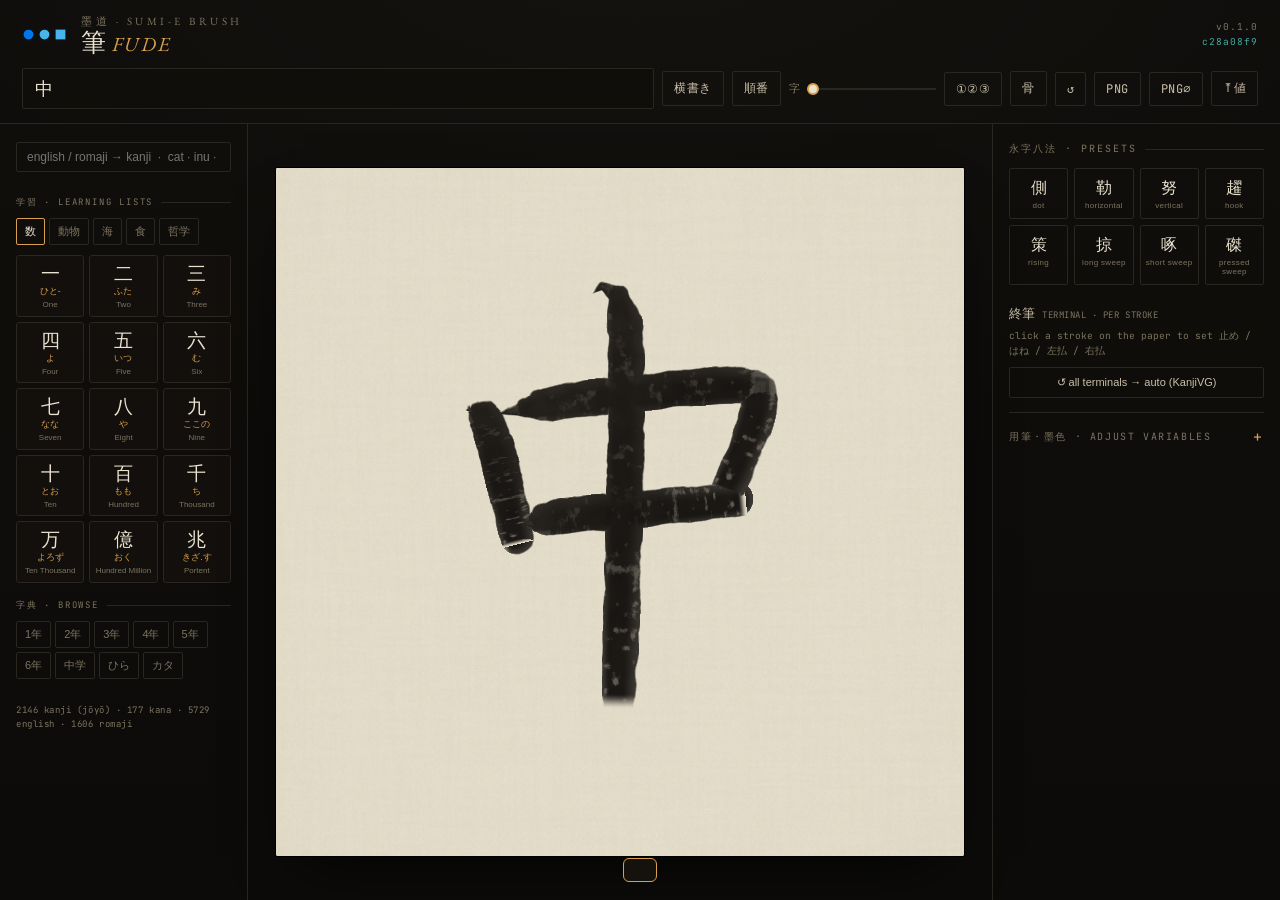
<file: index.html>
<!doctype html>
<html lang="en">
<head>
<meta charset="utf-8">
<meta name="viewport" content="width=device-width, initial-scale=1">
<title>筆 · FUDE — sumi-e brush calligraphy</title>
<link rel="preconnect" href="https://fonts.googleapis.com">
<link rel="preconnect" href="https://fonts.gstatic.com" crossorigin>
<link href="https://fonts.googleapis.com/css2?family=EB+Garamond:ital@0;1&family=JetBrains+Mono:wght@300;400;500&display=swap" rel="stylesheet">
<link rel="stylesheet" href="css/style.css?v=c28a08f9">
  <meta http-equiv="Cache-Control" content="no-cache, no-store, must-revalidate">
  <meta http-equiv="Pragma" content="no-cache">
  <meta http-equiv="Expires" content="0">
  <meta name="cb" content="c28a08f9">
  <link rel="icon" type="image/svg+xml" href="cb-shapes/47.svg?v=c28a08f9">
  <!-- PWA / installable -->
  <link rel="manifest" href="manifest.json?v=c28a08f9">
  <meta name="theme-color" content="#0c0b0a">
  <link rel="apple-touch-icon" href="icons/apple-touch-icon.png?v=c28a08f9">
  <meta name="apple-mobile-web-app-capable" content="yes">
  <meta name="mobile-web-app-capable" content="yes">
  <meta name="apple-mobile-web-app-status-bar-style" content="black-translucent">
  <meta name="apple-mobile-web-app-title" content="筆 FUDE">
</head>
<body>
<div id="app">
  <header>
    <div class="brand">
      <!-- version badge: 3 cache-bust shapes + token, top-left next to the name -->
      <div class="cbbadge" title="build / cache-bust token — click token to copy">
        <span id="cbShapes" class="cb-shapes"></span>
      </div>
      <div class="brandtext">
        <div class="kicker">墨道 · sumi-e brush</div>
        <h1>筆 <em>FUDE</em></h1>
      </div>
      <div class="buildstamp">
        <span id="cbVersion">v0.1.0</span>
        <span id="cbToken" class="tok">dev</span>
      </div>
    </div>
    <div class="toolbar">
      <input id="text" type="text" placeholder="kanji / kana / sentence…" autocomplete="off" spellcheck="false">
      <button id="btnMode" title="writing direction">横書き</button>
      <button id="btnAnim" title="animation order">順番</button>
      <label class="sizectl" title="glyph size 字"><span>字</span><input id="size" type="range" min="80" max="520" step="2" value="0"></label>
      <button id="tglNumbers" class="toggle-btn" title="stroke-order numbers">①②③</button>
      <button id="tglSkel" class="toggle-btn" title="median skeleton">骨</button>
      <button id="btnReplay" title="redraw">↺</button>
      <button id="btnExport" title="export PNG — embeds the settings in the file">PNG</button>
      <button id="btnExportT" title="export PNG (transparent) — embeds the settings">PNG⌀</button>
      <button id="btnImport" title="import settings from a fude-made PNG">⤒値</button>
      <input id="fileImport" type="file" accept="image/png" hidden>
    </div>
  </header>

  <main class="show-browse">
    <div class="stage" id="stage">
      <div class="scroll">
        <canvas id="gl"></canvas>
        <canvas id="overlay" class="overlay"></canvas>
        <div id="fallbacks" class="fallbacks"></div>
      </div>
    </div>
    <nav class="mobile-tabs">
      <button data-panel="browse" class="on">学習 · browse</button>
      <button data-panel="brush">筆 · brush</button>
    </nav>
    <aside class="rail rail-left"><section id="browser"></section></aside>
    <aside class="rail rail-right"><div id="controls"></div></aside>
  </main>
</div>
<div id="pwaToast" class="pwa-toast" hidden></div>
<script type="module" src="js/main.js?v=c28a08f9"></script>
</body>
</html>
</file>
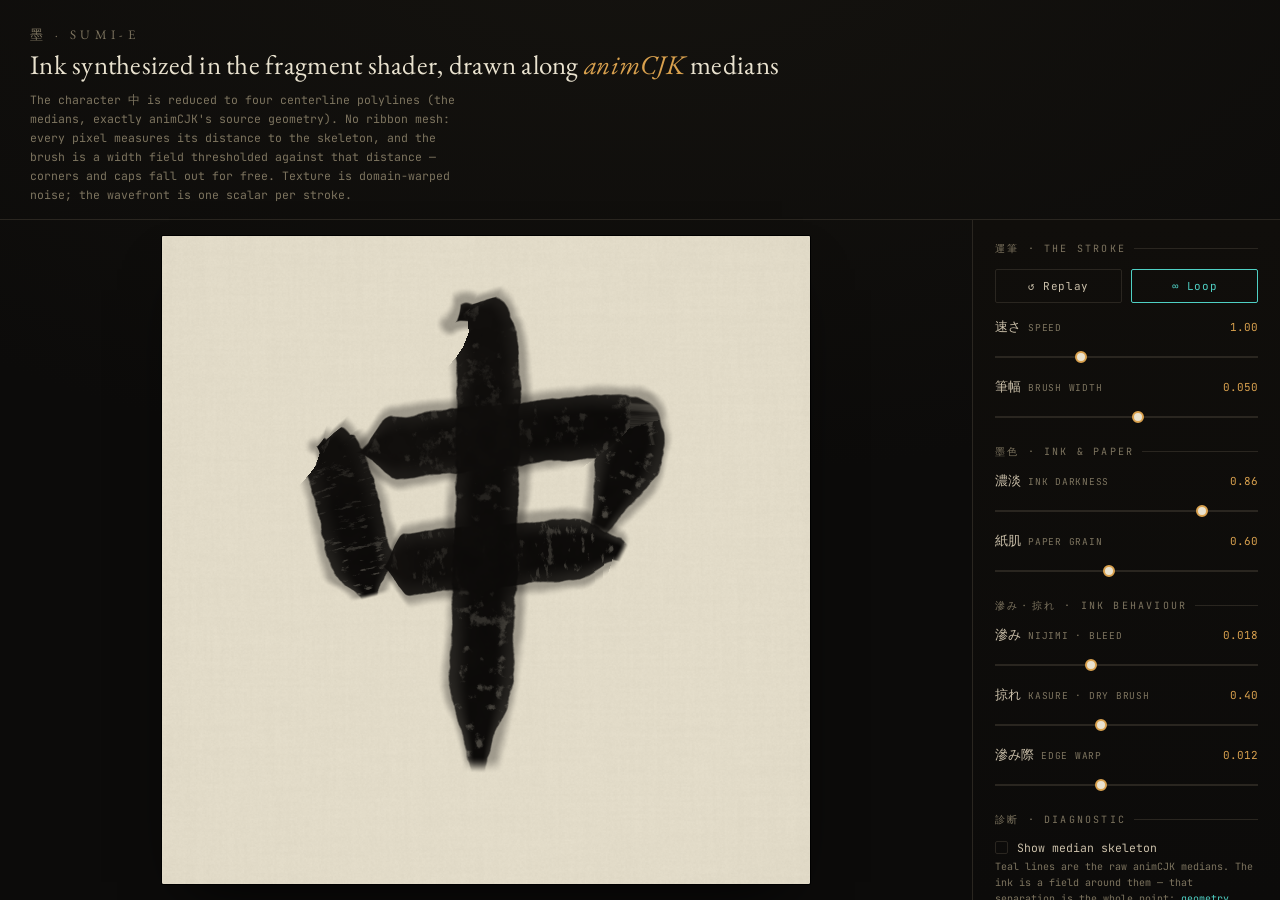
<file: sumi-brush-poc.html>
<!doctype html>
<html lang="en">
<head>
<meta charset="utf-8">
<meta name="viewport" content="width=device-width, initial-scale=1">
<title>墨 · sumi-e brush — animCJK medians, ink in-shader</title>
<link rel="preconnect" href="https://fonts.googleapis.com">
<link rel="preconnect" href="https://fonts.gstatic.com" crossorigin>
<link href="https://fonts.googleapis.com/css2?family=EB+Garamond:ital@0;1&family=JetBrains+Mono:wght@300;400;500&display=swap" rel="stylesheet">
<style>
  :root{
    --bg:#0c0b0a;          /* lacquer cabinet */
    --bg2:#15130f;
    --line:#2a2620;
    --amber:#d9a14e;
    --teal:#4fd0c4;
    --txt:#cabfa9;
    --txt-dim:#7d745f;
    --washi:#e9e2cf;
  }
  *{box-sizing:border-box;margin:0;padding:0}
  html,body{height:100%}
  body{
    background:radial-gradient(120% 90% at 50% -10%, var(--bg2), var(--bg) 70%);
    color:var(--txt);
    font-family:"JetBrains Mono",monospace;
    -webkit-font-smoothing:antialiased;
    display:flex;flex-direction:column;
    min-height:100%;
  }
  header{
    padding:26px 30px 14px;
    border-bottom:1px solid var(--line);
  }
  header .glyph{
    font-family:"EB Garamond",serif;
    font-size:13px;letter-spacing:.34em;text-transform:uppercase;
    color:var(--txt-dim);
  }
  header h1{
    font-family:"EB Garamond",serif;
    font-weight:400;font-size:27px;letter-spacing:.01em;
    color:var(--washi);margin-top:3px;
  }
  header h1 em{color:var(--amber);font-style:italic}
  header p{
    font-size:11.5px;color:var(--txt-dim);margin-top:9px;max-width:62ch;line-height:1.65;
  }
  main{
    flex:1;display:flex;gap:0;align-items:stretch;
    min-height:0;
  }
  .stage{
    flex:1;display:flex;align-items:center;justify-content:center;
    padding:30px;min-width:0;
  }
  .scroll{
    position:relative;
    width:min(72vh,100%);aspect-ratio:1/1;
    background:var(--washi);
    box-shadow:0 1px 0 #fffaf0 inset, 0 26px 60px -28px #000, 0 0 0 1px #000;
    border-radius:2px;
  }
  .scroll canvas{display:block;width:100%;height:100%;border-radius:2px}
  aside{
    width:308px;flex-shrink:0;
    border-left:1px solid var(--line);
    background:linear-gradient(180deg,#100e0b,#0c0b0a);
    padding:22px 22px 26px;
    overflow-y:auto;
  }
  .group{margin-bottom:22px}
  .group > .gh{
    font-size:10px;letter-spacing:.22em;text-transform:uppercase;
    color:var(--txt-dim);margin-bottom:13px;
    display:flex;align-items:center;gap:8px;
  }
  .group > .gh::after{content:"";flex:1;height:1px;background:var(--line)}
  .ctl{margin-bottom:15px}
  .ctl label{
    display:flex;justify-content:space-between;align-items:baseline;
    font-size:11px;margin-bottom:6px;
  }
  .ctl label .ja{color:var(--txt);font-size:12.5px}
  .ctl label .en{color:var(--txt-dim);font-size:9.5px;letter-spacing:.08em;text-transform:uppercase}
  .ctl label .val{color:var(--amber);font-variant-numeric:tabular-nums;font-size:11px}
  input[type=range]{
    -webkit-appearance:none;appearance:none;width:100%;height:2px;
    background:var(--line);outline:none;cursor:pointer;
  }
  input[type=range]::-webkit-slider-thumb{
    -webkit-appearance:none;width:12px;height:12px;border-radius:50%;
    background:var(--washi);border:2px solid var(--amber);cursor:pointer;
    margin-top:0;transition:transform .1s;
  }
  input[type=range]::-webkit-slider-thumb:hover{transform:scale(1.18)}
  input[type=range]::-moz-range-thumb{width:12px;height:12px;border-radius:50%;
    background:var(--washi);border:2px solid var(--amber);cursor:pointer}
  .row{display:flex;gap:9px}
  button{
    font-family:"JetBrains Mono",monospace;font-size:11px;letter-spacing:.06em;
    background:transparent;color:var(--txt);border:1px solid var(--line);
    padding:9px 12px;border-radius:2px;cursor:pointer;flex:1;
    transition:border-color .15s,color .15s;
  }
  button:hover{border-color:var(--amber);color:var(--washi)}
  button.on{border-color:var(--teal);color:var(--teal)}
  .toggle{display:flex;align-items:center;gap:9px;font-size:11.5px;cursor:pointer;color:var(--txt);user-select:none}
  .toggle .box{width:13px;height:13px;border:1px solid var(--line);border-radius:2px;display:grid;place-items:center;transition:.15s}
  .toggle.on .box{border-color:var(--teal);background:var(--teal)}
  .toggle.on .box::after{content:"";width:5px;height:5px;background:#0c0b0a}
  .note{font-size:10px;color:var(--txt-dim);line-height:1.6;margin-top:4px}
  .note b{color:var(--teal);font-weight:400}
  @media (max-width:760px){
    main{flex-direction:column}
    aside{width:auto;border-left:none;border-top:1px solid var(--line)}
    .stage{padding:18px}
    .scroll{width:min(86vw,86vh)}
  }
</style>
</head>
<body>
<header>
  <div class="glyph">墨 · sumi-e</div>
  <h1>Ink synthesized in the fragment shader, drawn along <em>animCJK</em> medians</h1>
  <p>The character 中 is reduced to four centerline polylines (the medians, exactly animCJK's source geometry). No ribbon mesh: every pixel measures its distance to the skeleton, and the brush is a width field thresholded against that distance — corners and caps fall out for free. Texture is domain-warped noise; the wavefront is one scalar per stroke.</p>
</header>
<main>
  <div class="stage">
    <div class="scroll"><canvas id="gl"></canvas></div>
  </div>
  <aside>
    <div class="group">
      <div class="gh">運筆 · the stroke</div>
      <div class="row" style="margin-bottom:15px">
        <button id="replay">↺ Replay</button>
        <button id="loop" class="on">∞ Loop</button>
      </div>
      <div class="ctl"><label><span><span class="ja">速さ</span> <span class="en">speed</span></span><span class="val" id="vSpeed"></span></label><input type="range" id="speed" min="0.3" max="2.5" step="0.01"></div>
      <div class="ctl"><label><span><span class="ja">筆幅</span> <span class="en">brush width</span></span><span class="val" id="vWidth"></span></label><input type="range" id="width" min="0.02" max="0.075" step="0.0005"></div>
    </div>
    <div class="group">
      <div class="gh">墨色 · ink &amp; paper</div>
      <div class="ctl"><label><span><span class="ja">濃淡</span> <span class="en">ink darkness</span></span><span class="val" id="vDark"></span></label><input type="range" id="dark" min="0.3" max="1" step="0.005"></div>
      <div class="ctl"><label><span><span class="ja">紙肌</span> <span class="en">paper grain</span></span><span class="val" id="vGrain"></span></label><input type="range" id="grain" min="0" max="1.4" step="0.01"></div>
    </div>
    <div class="group">
      <div class="gh">滲み・掠れ · ink behaviour</div>
      <div class="ctl"><label><span><span class="ja">滲み</span> <span class="en">nijimi · bleed</span></span><span class="val" id="vBleed"></span></label><input type="range" id="bleed" min="0" max="0.05" step="0.0005"></div>
      <div class="ctl"><label><span><span class="ja">掠れ</span> <span class="en">kasure · dry brush</span></span><span class="val" id="vKasure"></span></label><input type="range" id="kasure" min="0" max="1" step="0.01"></div>
      <div class="ctl"><label><span><span class="ja">滲み際</span> <span class="en">edge warp</span></span><span class="val" id="vWarp"></span></label><input type="range" id="warp" min="0" max="0.03" step="0.0002"></div>
    </div>
    <div class="group">
      <div class="gh">診断 · diagnostic</div>
      <div class="toggle" id="skel"><span class="box"></span><span>Show median skeleton</span></div>
      <p class="note">Teal lines are the raw animCJK medians. The ink is a field around them — that separation is the whole point: <b>geometry stays data, ink stays expressive.</b></p>
    </div>
  </aside>
</main>

<script type="module">
// ---- animCJK medians for 中 (svgsJa/20013.svg), viewBox 0..1024, in stroke order ----
const RAW = [
  [[190,298],[232,337],[295,584]],                 // 1 · left vertical
  [[262,311],[738,260],[784,305],[716,468]],       // 2 · top + right turn
  [[314,526],[699,491],[773,502]],                 // 3 · bottom close
  [[445,72],[515,120],[497,914]]                   // 4 · the spear
];
const NS = 24;                 // samples per stroke
const SC = 0.84;               // fit margin

// ---- Catmull-Rom resample to equal arc-length, carry normalized t ----
const cr=(p0,p1,p2,p3,t)=>{const t2=t*t,t3=t2*t;const f=(a,b,c,d)=>0.5*(2*b+(-a+c)*t+(2*a-5*b+4*c-d)*t2+(-a+3*b-3*c+d)*t3);return [f(p0[0],p1[0],p2[0],p3[0]),f(p0[1],p1[1],p2[1],p3[1])];};
const dist=(a,b)=>Math.hypot(a[0]-b[0],a[1]-b[1]);

function resample(raw){
  const pts = raw.map(([x,y])=>[(x/1024-0.5)*SC+0.5,(y/1024-0.5)*SC+0.5]);
  const P=[pts[0],...pts,pts[pts.length-1]];
  const dense=[]; const STEPS=48;
  for(let i=0;i<pts.length-1;i++){
    for(let j=0;j<STEPS;j++) dense.push(cr(P[i],P[i+1],P[i+2],P[i+3],j/STEPS));
  }
  dense.push(pts[pts.length-1]);
  const cum=[0];
  for(let i=1;i<dense.length;i++) cum.push(cum[i-1]+dist(dense[i-1],dense[i]));
  const total=cum[cum.length-1];
  const out=[];
  for(let k=0;k<NS;k++){
    const target=(k/(NS-1))*total;
    let i=1; while(i<cum.length-1 && cum[i]<target) i++;
    const seg=Math.max(cum[i]-cum[i-1],1e-9);
    const f=(target-cum[i-1])/seg;
    out.push([
      dense[i-1][0]+(dense[i][0]-dense[i-1][0])*f,
      dense[i-1][1]+(dense[i][1]-dense[i-1][1])*f,
      total<1e-9?0:target/total
    ]);
  }
  return {samples:out,length:total};
}

const strokes = RAW.map(resample);
const flatPts = new Float32Array(strokes.length*NS*3);
strokes.forEach((s,si)=>s.samples.forEach((p,k)=>{
  const o=(si*NS+k)*3; flatPts[o]=p[0]; flatPts[o+1]=p[1]; flatPts[o+2]=p[2];
}));

// stroke timing weighted by arc length, with a small lift between strokes
const lift=0.10;
const lens=strokes.map(s=>s.length);
const sumL=lens.reduce((a,b)=>a+b,0);
const durs=lens.map(l=>0.25+0.75*(l/sumL));         // base + length-weighted
const dSum=durs.reduce((a,b)=>a+b,0);
const starts=[]; let acc=0;
durs.forEach((d,i)=>{starts.push(acc); acc+=d+lift;});
const TOTAL=acc+0.4;                                 // + hold

// ---- GL ----
const cv=document.getElementById('gl');
const gl=cv.getContext('webgl2',{antialias:true,alpha:false});
if(!gl){document.querySelector('.scroll').innerHTML='<div style="padding:40px;font:13px monospace;color:#555">WebGL2 unavailable in this browser.</div>';}

const VERT=`#version 300 es
void main(){ vec2 p=vec2((gl_VertexID==2)?3.:-1., (gl_VertexID==1)?3.:-1.); gl_Position=vec4(p,0,1); }`;

const FRAG=`#version 300 es
precision highp float;
out vec4 frag;
uniform vec2 uRes;
uniform vec3 uPts[${strokes.length*NS}];
uniform float uProg[${strokes.length}];
uniform float uWidth,uBleed,uKasure,uWarp,uDark,uGrain,uShowSkel,uTime;
const int NS=${NS};
const int NSTROKE=${strokes.length};

float hash(vec2 p){p=fract(p*vec2(123.34,456.21));p+=dot(p,p+45.32);return fract(p.x*p.y);}
float vnoise(vec2 p){vec2 i=floor(p),f=fract(p);float a=hash(i),b=hash(i+vec2(1,0)),c=hash(i+vec2(0,1)),d=hash(i+vec2(1,1));vec2 u=f*f*(3.-2.*f);return mix(mix(a,b,u.x),mix(c,d,u.x),u.y);}
float fbm(vec2 p){float s=0.,a=.5;mat2 m=mat2(1.6,1.2,-1.2,1.6);for(int i=0;i<5;i++){s+=a*vnoise(p);p=m*p;a*=.5;}return s;}

void closest(vec2 p,int s,out float dmin,out float tmin,out float across){
  dmin=1e9;tmin=0.;across=0.;
  for(int k=0;k<NS-1;k++){
    int i=s*NS+k;
    vec3 A=uPts[i],B=uPts[i+1];
    vec2 pa=p-A.xy, ba=B.xy-A.xy;
    float h=clamp(dot(pa,ba)/max(dot(ba,ba),1e-8),0.,1.);
    vec2 cp=A.xy+ba*h;
    float dd=length(p-cp);
    if(dd<dmin){dmin=dd;tmin=mix(A.z,B.z,h);across=(pa.x*ba.y-pa.y*ba.x)/max(length(ba),1e-6);}
  }
}
float widthProfile(float t){
  float entry=smoothstep(0.0,0.11,t);
  float exit=1.0-0.72*smoothstep(0.80,1.0,t);
  return entry*exit;
}
void main(){
  vec2 uv=gl_FragCoord.xy/uRes;
  vec2 p=vec2(uv.x,1.0-uv.y);            // image space, y-down (matches SVG)

  // washi paper
  float fiber=fbm(p*vec2(210.,11.))*.5+fbm(p*vec2(11.,210.))*.5;
  float grain=fbm(p*430.);
  vec3 col=vec3(0.913,0.886,0.812);
  col-=(grain*0.05+fiber*0.045)*uGrain;
  col-=0.018*smoothstep(0.4,1.15,length(uv-0.5)); // faint vignette into paper

  vec3 inkBase=mix(vec3(0.26,0.23,0.205),vec3(0.035,0.03,0.025),uDark);
  float gMin=1e9;

  for(int s=0;s<NSTROKE;s++){
    float d,t,across; closest(p,s,d,t,across);
    gMin=min(gMin,d);
    float prog=uProg[s];
    if(prog<=0.0) continue;

    float reveal=smoothstep(prog,prog-0.035,t);
    if(reveal<=0.0) continue;

    float w=uWidth*widthProfile(t);

    // nijimi (bleed): wide soft halo, heavy warp, composited UNDER the core
    if(uBleed>0.0001){
      float bw=(fbm(p*8.5+vec2(float(s)*4.1,uTime*0.04))-0.5);
      float bd=d+bw*uWarp*2.2;
      float bleed=smoothstep(w+uBleed,w,bd)*reveal;
      col=mix(col,inkBase,clamp(bleed,0.,1.)*0.32);
    }

    // organic edge warp on the core
    float warp=(fbm(p*23.+vec2(float(s)*7.3,t*6.))-0.5);
    float dw=d+warp*uWarp;
    float cov=smoothstep(w,w-0.004,dw)*reveal;

    // kasure (dry brush): streaks along stroke, drier toward the sweep-out
    float dry=uKasure*(0.4+0.6*smoothstep(0.45,1.0,t));
    float kn=fbm(vec2(t*52.,across*68.));
    float edgeBias=smoothstep(0.35,1.0,d/max(w,1e-4));
    float holes=smoothstep(0.55,0.78,kn)*dry + edgeBias*dry*0.55;
    cov*=clamp(1.0-holes,0.,1.);

    // density: darker at entry, mottled
    float dens=mix(1.0,0.74,smoothstep(0.0,0.6,t));
    dens*=0.84+0.32*fbm(p*38.+float(s)*3.);

    col=mix(col,inkBase*dens,clamp(cov,0.,1.));
  }

  if(uShowSkel>0.5){
    float sk=smoothstep(0.0035,0.0018,gMin);
    col=mix(col,vec3(0.31,0.84,0.79),sk*0.92);
  }
  frag=vec4(col,1.0);
}`;

function sh(type,src){const s=gl.createShader(type);gl.shaderSource(s,src);gl.compileShader(s);if(!gl.getShaderParameter(s,gl.COMPILE_STATUS))console.error(gl.getShaderInfoLog(s));return s;}
const prog=gl.createProgram();
gl.attachShader(prog,sh(gl.VERTEX_SHADER,VERT));
gl.attachShader(prog,sh(gl.FRAGMENT_SHADER,FRAG));
gl.linkProgram(prog);
if(!gl.getProgramParameter(prog,gl.LINK_STATUS))console.error(gl.getProgramInfoLog(prog));
gl.useProgram(prog);
const vao=gl.createVertexArray();gl.bindVertexArray(vao);

const U={};
['uRes','uProg','uWidth','uBleed','uKasure','uWarp','uDark','uGrain','uShowSkel','uTime']
  .forEach(n=>U[n]=gl.getUniformLocation(prog,n));
U.uPts=gl.getUniformLocation(prog,'uPts[0]');
gl.uniform3fv(U.uPts,flatPts);

// ---- params + controls ----
const P={speed:1.0,width:0.05,dark:0.86,grain:0.6,bleed:0.018,kasure:0.4,warp:0.012,skel:false,loop:true};
const fmt=(v,d=2)=>v.toFixed(d);
function bind(id,key,decimals){
  const el=document.getElementById(id), out=document.getElementById('v'+id[0].toUpperCase()+id.slice(1));
  el.value=P[key];
  const set=()=>{P[key]=parseFloat(el.value); out.textContent=fmt(P[key],decimals);};
  el.addEventListener('input',set); set();
}
bind('speed','speed',2);bind('width','width',3);bind('dark','dark',2);bind('grain','grain',2);
bind('bleed','bleed',3);bind('kasure','kasure',2);bind('warp','warp',3);

let t0=performance.now();
const replay=()=>{t0=performance.now();};
document.getElementById('replay').addEventListener('click',replay);
const loopBtn=document.getElementById('loop');
loopBtn.addEventListener('click',()=>{P.loop=!P.loop;loopBtn.classList.toggle('on',P.loop);if(P.loop)replay();});
const skelEl=document.getElementById('skel');
skelEl.addEventListener('click',()=>{P.skel=!P.skel;skelEl.classList.toggle('on',P.skel);});

// ---- resize (square, DPR-aware) ----
function resize(){
  const r=cv.getBoundingClientRect();
  const dpr=Math.min(devicePixelRatio||1,2);
  const s=Math.max(1,Math.round(r.width*dpr));
  if(cv.width!==s){cv.width=s;cv.height=s;}
  gl.viewport(0,0,cv.width,cv.height);
}
new ResizeObserver(resize).observe(cv); resize();

// ---- loop ----
const progArr=new Float32Array(strokes.length);
function frame(now){
  let e=(now-t0)/1000*P.speed;
  if(P.loop && e>TOTAL) {t0=now; e=0;}
  for(let i=0;i<strokes.length;i++){
    progArr[i]=Math.max(0,Math.min(1,(e-starts[i])/durs[i]));
  }
  gl.uniform2f(U.uRes,cv.width,cv.height);
  gl.uniform1fv(U.uProg,progArr);
  gl.uniform1f(U.uWidth,P.width);
  gl.uniform1f(U.uBleed,P.bleed);
  gl.uniform1f(U.uKasure,P.kasure);
  gl.uniform1f(U.uWarp,P.warp);
  gl.uniform1f(U.uDark,P.dark);
  gl.uniform1f(U.uGrain,P.grain);
  gl.uniform1f(U.uShowSkel,P.skel?1:0);
  gl.uniform1f(U.uTime,(now-t0)/1000);
  gl.drawArrays(gl.TRIANGLES,0,3);
  requestAnimationFrame(frame);
}
requestAnimationFrame(frame);
</script>
</body>
</html>
</file>
<file: css/style.css>
:root{
  --bg:#0c0b0a; --bg2:#15130f; --line:#2a2620;
  --amber:#d9a14e; --teal:#4fd0c4; --txt:#cabfa9; --txt-dim:#7d745f; --washi:#e9e2cf;
}
*{box-sizing:border-box;margin:0;padding:0}
html,body{height:100%}
body{
  background:radial-gradient(120% 90% at 50% -10%, var(--bg2), var(--bg) 70%);
  color:var(--txt); font-family:"JetBrains Mono",monospace;
  -webkit-font-smoothing:antialiased; min-height:100%;
}
#app{display:flex;flex-direction:column;min-height:100vh}

/* ---- header ---- */
header{border-bottom:1px solid var(--line);padding:14px 22px 0}
.brand{display:flex;align-items:center;gap:14px}
.cbbadge{display:flex;align-items:center}
.cb-shapes{display:inline-flex;gap:3px;align-items:center}
.cb-shapes img{display:block;opacity:.92;border-radius:2px;background:#0f0d0b}
.brandtext .kicker{font-family:"EB Garamond",serif;font-size:11px;letter-spacing:.32em;text-transform:uppercase;color:var(--txt-dim)}
.brandtext h1{font-family:"EB Garamond",serif;font-weight:400;font-size:25px;letter-spacing:.02em;color:var(--washi);line-height:1.05}
.brandtext h1 em{color:var(--amber);font-style:italic;font-size:20px;letter-spacing:.12em}
.buildstamp{margin-left:auto;text-align:right;font-size:9.5px;letter-spacing:.1em;color:var(--txt-dim);line-height:1.5}
.buildstamp .tok{display:block;color:var(--teal);opacity:.8;cursor:pointer}

/* ---- toolbar ---- */
.toolbar{display:flex;gap:8px;align-items:center;padding:13px 0 14px;flex-wrap:wrap}
.toolbar input#text{
  flex:1;min-width:200px;background:#100e0b;border:1px solid var(--line);color:var(--washi);
  font-family:"EB Garamond",serif;font-size:18px;padding:8px 12px;border-radius:2px;outline:none;
}
.toolbar input#text:focus{border-color:var(--amber)}
.toolbar button{
  font-family:"JetBrains Mono",monospace;font-size:12px;letter-spacing:.04em;
  background:transparent;color:var(--txt);border:1px solid var(--line);
  padding:8px 11px;border-radius:2px;cursor:pointer;transition:border-color .15s,color .15s;white-space:nowrap;
}
.toolbar button:hover{border-color:var(--amber);color:var(--washi)}
.toolbar button.on{border-color:var(--teal);color:var(--teal)}
.sizectl{display:flex;align-items:center;gap:7px;font-size:11px;color:var(--txt-dim)}
.sizectl input{width:84px}

/* ---- main 3-column ---- */
main{flex:1;display:flex;min-height:0}
.rail{width:248px;flex-shrink:0;background:linear-gradient(180deg,#100e0b,#0c0b0a);overflow-y:auto;padding:18px 16px 26px}
.rail-left{border-right:1px solid var(--line);order:1}   /* DOM is stage-first (mobile); reorder for desktop */
.rail-right{border-left:1px solid var(--line);width:288px;order:3}
.stage{flex:1;display:flex;align-items:center;justify-content:center;padding:28px;min-width:0;order:2}
.mobile-tabs{display:none}
.scroll{position:relative;width:min(78vh,100%);aspect-ratio:1/1;background:var(--washi);
  box-shadow:0 1px 0 #fffaf0 inset,0 26px 60px -28px #000,0 0 0 1px #000;border-radius:2px}
.scroll canvas{position:absolute;inset:0;display:block;width:100%;height:100%;border-radius:2px}
.overlay{pointer-events:none}
.fallbacks{position:absolute;inset:0;pointer-events:none}
.fallback-glyph{position:absolute;display:grid;place-items:center;color:#9a8f78;opacity:.5;
  font-family:"EB Garamond",serif;border:1px dashed rgba(120,110,90,.4);border-radius:3px}
.glfail{padding:40px;font:13px monospace;color:#7d745f;text-align:center}

/* ---- range inputs ---- */
input[type=range]{-webkit-appearance:none;appearance:none;width:100%;height:2px;background:var(--line);outline:none;cursor:pointer}
input[type=range]::-webkit-slider-thumb{-webkit-appearance:none;width:12px;height:12px;border-radius:50%;background:var(--washi);border:2px solid var(--amber);cursor:pointer;transition:transform .1s}
input[type=range]::-webkit-slider-thumb:hover{transform:scale(1.18)}
input[type=range]::-moz-range-thumb{width:12px;height:12px;border-radius:50%;background:var(--washi);border:2px solid var(--amber);cursor:pointer}

/* ---- controls panel ---- */
.group{margin-bottom:20px}
.group>.gh{font-size:10px;letter-spacing:.2em;text-transform:uppercase;color:var(--txt-dim);margin-bottom:12px;display:flex;align-items:center;gap:8px}
.group>.gh::after{content:"";flex:1;height:1px;background:var(--line)}
.ctl{margin-bottom:14px}
.ctl label{display:flex;justify-content:space-between;align-items:baseline;font-size:11px;margin-bottom:6px}
.ctl label .ja{color:var(--txt);font-size:12.5px}
.ctl label .en{color:var(--txt-dim);font-size:9px;letter-spacing:.06em;text-transform:uppercase}
.ctl label .val{color:var(--amber);font-variant-numeric:tabular-nums;font-size:11px}
.row{display:flex;gap:8px}
.row button{flex:1;font-size:12px;background:transparent;color:var(--txt);border:1px solid var(--line);padding:8px;border-radius:2px;cursor:pointer}
.row button.on{border-color:var(--teal);color:var(--teal)}
.presets{display:grid;grid-template-columns:repeat(4,1fr);gap:6px}
.preset{display:flex;flex-direction:column;align-items:center;gap:2px;padding:8px 4px;background:transparent;border:1px solid var(--line);border-radius:2px;cursor:pointer;color:var(--txt)}
.preset:hover{border-color:var(--amber)}
.preset .pja{font-size:16px;font-family:"EB Garamond",serif;color:var(--washi)}
.preset .pen{font-size:8px;color:var(--txt-dim);letter-spacing:.04em}

/* ---- browser (grades + english) ---- */
.engsearch input{width:100%;background:#100e0b;border:1px solid var(--line);color:var(--washi);font-size:12px;padding:7px 10px;border-radius:2px;outline:none;margin-bottom:8px}
.engsearch input:focus{border-color:var(--amber)}
.chips{display:flex;flex-wrap:wrap;gap:5px;margin-bottom:14px;min-height:0}
.chip{display:flex;align-items:center;gap:5px;background:#120f0c;border:1px solid var(--line);border-radius:14px;padding:3px 9px;cursor:pointer;color:var(--txt)}
.chip:hover{border-color:var(--teal)}
.chip .cch{font-size:15px;font-family:"EB Garamond",serif;color:var(--washi)}
.chip .cmeta{font-size:8px;color:var(--txt-dim)}
.tabs{display:flex;flex-wrap:wrap;gap:4px;margin-bottom:10px}
.tab{font-size:11px;background:transparent;border:1px solid var(--line);color:var(--txt-dim);padding:5px 8px;border-radius:2px;cursor:pointer}
.tab.on{border-color:var(--amber);color:var(--washi)}
.glyphgrid{display:grid;grid-template-columns:repeat(6,1fr);gap:4px}
.gcell{aspect-ratio:1/1;display:grid;place-items:center;background:#120f0c;border:1px solid var(--line);border-radius:2px;cursor:pointer;color:var(--washi)}
.gcell:hover{border-color:var(--teal);background:#171310}
.gcell .gch{font-size:18px;font-family:"EB Garamond",serif}
.browser-foot{margin-top:14px;font-size:9px;color:var(--txt-dim);letter-spacing:.06em;line-height:1.6}

/* ---- 学習 learning lists ---- */
.browse-sec{font-size:9px;letter-spacing:.2em;text-transform:uppercase;color:var(--txt-dim);margin:16px 0 9px;display:flex;align-items:center;gap:8px}
.browse-sec::after{content:"";flex:1;height:1px;background:var(--line)}
.listgrid{display:grid;grid-template-columns:repeat(3,1fr);gap:5px}
.lcard{display:flex;flex-direction:column;align-items:center;gap:2px;background:#120f0c;border:1px solid var(--line);border-radius:3px;padding:8px 3px 6px;cursor:pointer;color:var(--washi);overflow:hidden}
.lcard:hover{border-color:var(--teal);background:#171310}
.lcard .lch{font-size:19px;font-family:"EB Garamond",serif;line-height:1.05}
.lcard.word .lch{font-size:12px;letter-spacing:-.02em}
.lcard .lrd{font-size:8.5px;color:var(--amber);max-width:100%;overflow:hidden;text-overflow:ellipsis;white-space:nowrap}
.lcard .lgl{font-size:8px;color:var(--txt-dim);text-align:center;line-height:1.2;max-width:100%;overflow:hidden;text-overflow:ellipsis;white-space:nowrap}

/* ---- collapsible advanced (brush variables behind +) ---- */
.advanced{margin-top:6px;border-top:1px solid var(--line);padding-top:12px}
.adv-head{width:100%;display:flex;justify-content:space-between;align-items:center;background:transparent;border:none;color:var(--txt-dim);font-family:"JetBrains Mono",monospace;font-size:10px;letter-spacing:.16em;text-transform:uppercase;cursor:pointer;padding:5px 0}
.adv-head:hover{color:var(--txt)}
.adv-ic{color:var(--amber);font-size:15px;line-height:1}
.adv-body{padding-top:14px}
.advanced.collapsed .adv-body{display:none}

/* ---- per-stroke terminal popover (click a stroke) ---- */
.term-popover{position:fixed;z-index:100;background:linear-gradient(180deg,#15120e,#100e0b);border:1px solid var(--amber);border-radius:4px;padding:9px;box-shadow:0 14px 34px -12px #000;width:140px}
.tp-head{font-size:10px;letter-spacing:.12em;color:var(--txt-dim);margin-bottom:8px;text-transform:uppercase}
.tp-grid{display:grid;grid-template-columns:1fr 1fr;gap:4px;margin-bottom:6px}
.tp-btn{font-size:13px;background:transparent;border:1px solid var(--line);color:var(--txt);padding:7px 4px;border-radius:2px;cursor:pointer;font-family:"EB Garamond",serif}
.tp-btn:hover{border-color:var(--amber);color:var(--washi)}
.tp-btn.on{border-color:var(--teal);color:var(--teal)}
.tp-auto{width:100%;font-size:10px;background:transparent;border:1px solid var(--line);color:var(--txt-dim);padding:6px;border-radius:2px;cursor:pointer}
.tp-auto:hover{border-color:var(--teal);color:var(--teal)}
.tp-auto.on{color:var(--teal)}
.hint{font-size:9.5px;color:var(--txt-dim);line-height:1.55;margin:2px 0 8px}
.wfull{width:100%;font-size:11px;background:transparent;color:var(--txt);border:1px solid var(--line);padding:8px;border-radius:2px;cursor:pointer}
.wfull:hover{border-color:var(--amber);color:var(--washi)}

/* ---- responsive ---- */
/* ---- PWA update toast ---- */
.pwa-toast{position:fixed;left:50%;bottom:18px;transform:translateX(-50%);z-index:200;
  background:#15120e;border:1px solid var(--amber);color:var(--washi);border-radius:6px;
  padding:11px 16px;font-size:12.5px;box-shadow:0 14px 34px -12px #000;cursor:pointer;display:flex;gap:10px;align-items:center}
.pwa-toast .tk{color:var(--teal)}

/* ---- phone: canvas pinned on top, 学習/筆 switcher, active panel scrolls below ---- */
@media (max-width:820px){
  #app{height:100dvh;min-height:0;overflow:hidden}
  header{padding:10px 14px 0}
  .brandtext h1{font-size:21px}
  .brandtext .kicker{font-size:10px;letter-spacing:.24em}
  .buildstamp{font-size:8.5px}
  .toolbar{padding:9px 0 10px;gap:6px}
  .toolbar input#text{min-width:110px;font-size:16px;padding:7px 10px}
  .toolbar button{padding:7px 9px;font-size:12px}
  .sizectl{display:none}                                  /* size via pinch / desktop; keep the bar tidy on phones */

  main{flex-direction:column;min-height:0}
  .stage{order:1;flex:none;padding:8px}
  .scroll{width:min(94vw,46vh)}
  .mobile-tabs{order:2;display:flex;gap:6px;padding:7px 12px;border-top:1px solid var(--line);background:#0c0b0a}
  .mobile-tabs button{flex:1;padding:9px;background:#120f0c;border:1px solid var(--line);color:var(--txt-dim);
    border-radius:3px;font-family:"JetBrains Mono",monospace;font-size:12px;letter-spacing:.04em;cursor:pointer}
  .mobile-tabs button.on{border-color:var(--amber);color:var(--washi)}
  .rail{order:3;width:auto;flex:1 1 auto;min-height:0;border:none;border-top:1px solid var(--line);padding:14px 14px 30px}
  main.show-browse .rail-right{display:none}
  main.show-brush  .rail-left{display:none}

  .glyphgrid{grid-template-columns:repeat(8,1fr)}          /* more glyphs per row on wide phones */
  .listgrid{grid-template-columns:repeat(4,1fr)}
  .term-popover{width:170px}
}
</file>
